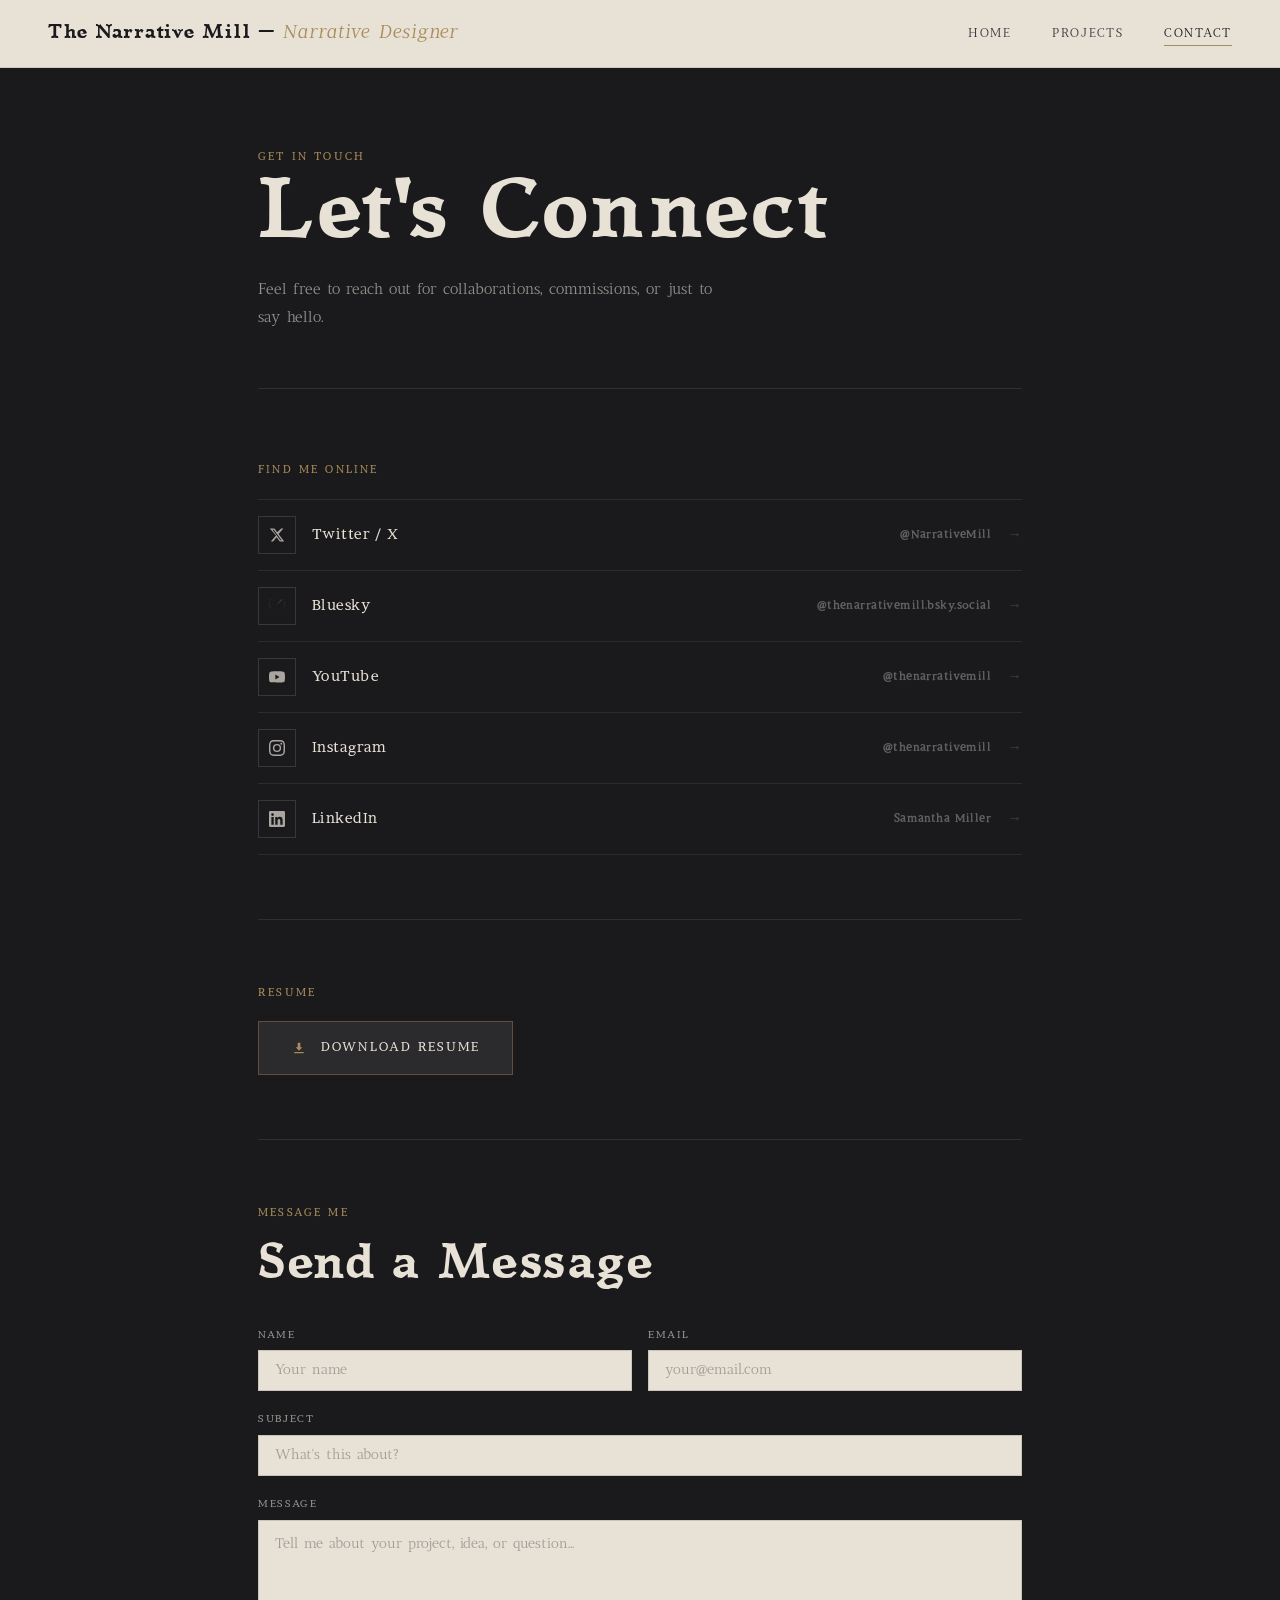
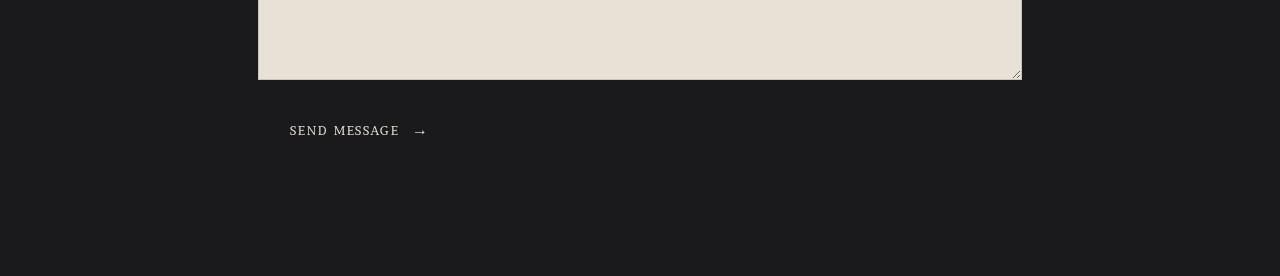
<file: contact.html>
<!DOCTYPE html>
<html lang="en">
<head>
  <meta charset="UTF-8" />
  <meta name="viewport" content="width=device-width, initial-scale=1.0" />
  <title>Contact – The Narrative Mill</title>
  <link rel="stylesheet" href="CSS/style.css" />
  <style>
	  
	body {
  background: var(--ink);
}

    /* ─── Page Shell ─────────────────────────────────── */
    .contact-page {
      max-width: 860px;
      margin: 0 auto;
      padding: 80px 48px 120px;
      background: var(--ink);
      color: var(--cream);
    }

    /* ─── Hero ───────────────────────────────────────── */
    .contact-hero {
      margin-bottom: 72px;
      border-bottom: 1px solid rgba(232,225,214,.1);
      padding-bottom: 56px;
    }
    .contact-hero .eyebrow {
      font-family: var(--font-body);
      font-size: .68rem;
      font-weight: 600;
      letter-spacing: .2em;
      text-transform: uppercase;
      color: var(--gold);
      margin-bottom: 14px;
    }
    .contact-hero h1 {
      font-family: var(--font-display);
      font-size: clamp(2.8rem, 6vw, 5rem);
      font-weight: bold;
      line-height: 1;
      letter-spacing: .02em;
      color: var(--cream);
    }
    .contact-hero p {
      margin-top: 20px;
      font-size: .95rem;
      line-height: 1.85;
      color: rgba(232,225,214,.6);
      max-width: 480px;
    }

    /* ─── Section Labels ─────────────────────────────── */
    .section-label {
      font-family: var(--font-body);
      font-size: .68rem;
      font-weight: 600;
      letter-spacing: .2em;
      text-transform: uppercase;
      color: var(--gold);
      margin-bottom: 20px;
    }

    /* ─── Social Links ───────────────────────────────── */
    .social-section {
      margin-bottom: 64px;
      padding-bottom: 64px;
      border-bottom: 1px solid rgba(232,225,214,.1);
    }

    .social-links {
      display: flex;
      flex-direction: column;
    }

    .social-link {
      display: flex;
      align-items: center;
      gap: 16px;
      padding: 16px 0;
      border-bottom: 1px solid rgba(232,225,214,.08);
      color: rgba(232,225,214,.7);
      text-decoration: none;
      font-family: var(--font-body);
      font-size: .9rem;
      letter-spacing: .03em;
      transition: color .25s, gap .25s;
    }
    .social-link:first-child {
      border-top: 1px solid rgba(232,225,214,.08);
    }
    .social-link:hover {
      color: var(--cream);
      gap: 20px;
    }
    .social-link:hover .social-icon {
      border-color: var(--gold);
      background: rgba(168,140,90,.08);
    }
    .social-link:hover .social-arrow {
      color: var(--gold);
    }

    .social-icon {
      width: 38px;
      height: 38px;
      border: 1px solid rgba(232,225,214,.15);
      display: flex;
      align-items: center;
      justify-content: center;
      flex-shrink: 0;
      transition: border-color .25s, background .25s;
    }
    .social-icon svg {
      width: 16px;
      height: 16px;
      fill: currentColor;
    }
    .social-name {
      flex: 1;
      font-weight: 600;
      color: var(--cream);
    }
    .social-handle {
      font-size: .78rem;
      color: rgba(232,225,214,.35);
      font-family: var(--font-rounded);
    }
    .social-arrow {
      font-size: .9rem;
      color: rgba(232,225,214,.2);
      transition: color .25s;
    }

    /* ─── Resume ─────────────────────────────────────── */
    .resume-section {
      margin-bottom: 64px;
      padding-bottom: 64px;
      border-bottom: 1px solid rgba(232,225,214,.1);
    }

    .resume-download {
      display: inline-flex;
      align-items: center;
      gap: 14px;
      padding: 16px 32px;
      background: rgba(232,225,214,.08);
      border: 1px solid rgba(168,140,90,.4);
      color: var(--cream);
      text-decoration: none;
      font-family: var(--font-body);
      font-size: .78rem;
      font-weight: 600;
      letter-spacing: .14em;
      text-transform: uppercase;
      transition: background .25s, border-color .25s, gap .25s;
    }
    .resume-download:hover {
      background: rgba(168,140,90,.12);
      border-color: var(--gold);
      gap: 20px;
    }
    .resume-download svg {
      width: 16px;
      height: 16px;
      fill: var(--gold);
      flex-shrink: 0;
    }

    /* ─── Contact Form ───────────────────────────────── */
    .form-header {
      margin-bottom: 36px;
    }
    .form-header h2 {
      font-family: var(--font-display);
      font-size: clamp(1.8rem, 3.5vw, 2.8rem);
      font-weight: bold;
      line-height: 1.1;
      letter-spacing: .02em;
      color: var(--cream);
      margin-top: 10px;
    }

    .contact-form {
      display: flex;
      flex-direction: column;
      gap: 20px;
    }

    .form-row {
      display: grid;
      grid-template-columns: 1fr 1fr;
      gap: 16px;
    }

    .field {
      display: flex;
      flex-direction: column;
      gap: 7px;
    }
    .field label {
      font-family: var(--font-body);
      font-size: .65rem;
      font-weight: 600;
      letter-spacing: .16em;
      text-transform: uppercase;
      color: rgba(232,225,214,.6);
    }
    .field input,
    .field textarea {
      font-family: var(--font-body);
      font-size: .88rem;
      color: var(--ink);
      background: var(--cream);
      border: 1px solid rgba(26,26,29,.15);
      padding: 12px 16px;
      outline: none;
      transition: border-color .25s;
      width: 100%;
    }
    .field input::placeholder,
    .field textarea::placeholder {
      color: rgba(26,26,29,.35);
    }
    .field input:focus,
    .field textarea:focus {
      border-color: var(--gold);
    }
    .field textarea {
      resize: vertical;
      min-height: 160px;
      line-height: 1.7;
    }

    .form-submit {
      display: inline-flex;
      align-items: center;
      gap: 12px;
      margin-top: 8px;
      padding: 15px 32px;
      background: var(--ink);
      color: var(--cream);
      border: none;
      font-family: var(--font-body);
      font-size: .75rem;
      font-weight: 600;
      letter-spacing: .16em;
      text-transform: uppercase;
      cursor: pointer;
      transition: background .25s, gap .25s;
      align-self: flex-start;
    }
    .form-submit::after {
      content: '→';
      font-size: 1rem;
      transition: transform .25s;
    }
    .form-submit:hover {
      background: var(--muted);
      gap: 18px;
    }
    .form-submit:hover::after {
      transform: translateX(4px);
    }

  </style>
</head>
<body>

  <!-- ─── Navigation ──────────────────────────────── -->
  <header>
    <div class="nav-brand">The Narrative Mill &mdash; <span>Narrative Designer</span></div>
    <nav>
      <a href="index.html">Home</a>
      <a href="projects.html">Projects</a>
      <a href="contact.html" class="active">Contact</a>
    </nav>
  </header>

  <main>
    <div class="contact-page">

      <!-- ── Hero ───────────────────────────────────── -->
      <div class="contact-hero">
        <div class="eyebrow">Get in touch</div>
        <h1>Let's Connect</h1>
        <p>Feel free to reach out for collaborations, commissions, or just to say hello.</p>
      </div>

      <!-- ── Social Links ────────────────────────────── -->
      <div class="social-section">
        <div class="section-label">Find me online</div>
        <div class="social-links">

          <a href="https://x.com/NarrativeMill" target="_blank" class="social-link">
            <div class="social-icon">
              <svg viewBox="0 0 24 24" xmlns="http://www.w3.org/2000/svg">
                <path d="M18.244 2.25h3.308l-7.227 8.26 8.502 11.24H16.17l-4.714-6.231-5.401 6.231H2.746l7.73-8.835L1.254 2.25H8.08l4.258 5.63 5.905-5.63zm-1.161 17.52h1.833L7.084 4.126H5.117z"/>
              </svg>
            </div>
            <span class="social-name">Twitter / X</span>
            <span class="social-handle">@NarrativeMill</span>
            <span class="social-arrow">→</span>
          </a>

          <a href="https://bsky.app/profile/thenarrativemill.bsky.social" target="_blank" class="social-link">
            <div class="social-icon">
              <svg viewBox="0 0 24 24" xmlns="http://www.w3.org/2000/svg">
                <path d="M12 10.8c-1.087-2.114-4.046-6.053-6.798-7.995C2.566.944 1.561 1.266.902 1.565.139 1.908 0 3.08 0 3.768c0 .69.378 5.65.505 6.5.898 6.07 6.456 7.51 11.495 6.986-.047.011-.095.021-.142.034-5.04.523-10.598-.916-11.496-6.986C.235 9.418-.143 4.458-.143 3.768c0-.69.139-1.86.902-2.203.659-.299 1.664-.621 4.3 1.24C7.954 4.747 10.913 8.686 12 10.8zm0 0c1.087-2.114 4.046-6.053 6.798-7.995 2.636-1.861 3.641-1.539 4.3-1.24.763.343.902 1.513.902 2.203 0 .69-.378 5.65-.505 6.5-.898 6.07-6.456 7.51-11.495 6.986.047.011.095.021.142.034 5.04.523 10.598-.916 11.496-6.986.127-.85.505-5.81.505-6.5 0-.69-.139-1.86-.902-2.203-.659-.299-1.664-.621-4.3 1.24C16.046 4.747 13.087 8.686 12 10.8z"/>
              </svg>
            </div>
            <span class="social-name">Bluesky</span>
            <span class="social-handle">@thenarrativemill.bsky.social</span>
            <span class="social-arrow">→</span>
          </a>

          <a href="https://www.youtube.com/@thenarrativemill" target="_blank" class="social-link">
            <div class="social-icon">
              <svg viewBox="0 0 24 24" xmlns="http://www.w3.org/2000/svg">
                <path d="M23.498 6.186a3.016 3.016 0 0 0-2.122-2.136C19.505 3.545 12 3.545 12 3.545s-7.505 0-9.377.505A3.017 3.017 0 0 0 .502 6.186C0 8.07 0 12 0 12s0 3.93.502 5.814a3.016 3.016 0 0 0 2.122 2.136c1.871.505 9.376.505 9.376.505s7.505 0 9.377-.505a3.015 3.015 0 0 0 2.122-2.136C24 15.93 24 12 24 12s0-3.93-.502-5.814zM9.545 15.568V8.432L15.818 12l-6.273 3.568z"/>
              </svg>
            </div>
            <span class="social-name">YouTube</span>
            <span class="social-handle">@thenarrativemill</span>
            <span class="social-arrow">→</span>
          </a>

          <a href="https://www.instagram.com/thenarrativemill/" target="_blank" class="social-link">
            <div class="social-icon">
              <svg viewBox="0 0 24 24" xmlns="http://www.w3.org/2000/svg">
                <path d="M12 2.163c3.204 0 3.584.012 4.85.07 3.252.148 4.771 1.691 4.919 4.919.058 1.265.069 1.645.069 4.849 0 3.205-.012 3.584-.069 4.849-.149 3.225-1.664 4.771-4.919 4.919-1.266.058-1.644.07-4.85.07-3.204 0-3.584-.012-4.849-.07-3.26-.149-4.771-1.699-4.919-4.92-.058-1.265-.07-1.644-.07-4.849 0-3.204.013-3.583.07-4.849.149-3.227 1.664-4.771 4.919-4.919 1.266-.057 1.645-.069 4.849-.069zM12 0C8.741 0 8.333.014 7.053.072 2.695.272.273 2.69.073 7.052.014 8.333 0 8.741 0 12c0 3.259.014 3.668.072 4.948.2 4.358 2.618 6.78 6.98 6.98C8.333 23.986 8.741 24 12 24c3.259 0 3.668-.014 4.948-.072 4.354-.2 6.782-2.618 6.979-6.98.059-1.28.073-1.689.073-4.948 0-3.259-.014-3.667-.072-4.947-.196-4.354-2.617-6.78-6.979-6.98C15.668.014 15.259 0 12 0zm0 5.838a6.162 6.162 0 1 0 0 12.324 6.162 6.162 0 0 0 0-12.324zM12 16a4 4 0 1 1 0-8 4 4 0 0 1 0 8zm6.406-11.845a1.44 1.44 0 1 0 0 2.881 1.44 1.44 0 0 0 0-2.881z"/>
              </svg>
            </div>
            <span class="social-name">Instagram</span>
            <span class="social-handle">@thenarrativemill</span>
            <span class="social-arrow">→</span>
          </a>

          <a href="https://www.linkedin.com/in/samantha-miller-82390b275/" target="_blank" class="social-link">
            <div class="social-icon">
              <svg viewBox="0 0 24 24" xmlns="http://www.w3.org/2000/svg">
                <path d="M20.447 20.452h-3.554v-5.569c0-1.328-.027-3.037-1.852-3.037-1.853 0-2.136 1.445-2.136 2.939v5.667H9.351V9h3.414v1.561h.046c.477-.9 1.637-1.85 3.37-1.85 3.601 0 4.267 2.37 4.267 5.455v6.286zM5.337 7.433a2.062 2.062 0 0 1-2.063-2.065 2.064 2.064 0 1 1 2.063 2.065zm1.782 13.019H3.555V9h3.564v11.452zM22.225 0H1.771C.792 0 0 .774 0 1.729v20.542C0 23.227.792 24 1.771 24h20.451C23.2 24 24 23.227 24 22.271V1.729C24 .774 23.2 0 22.222 0h.003z"/>
              </svg>
            </div>
            <span class="social-name">LinkedIn</span>
            <span class="social-handle">Samantha Miller</span>
            <span class="social-arrow">→</span>
          </a>

        </div>
      </div>

      <!-- ── Resume ──────────────────────────────────── -->
      <div class="resume-section">
        <div class="section-label">Resume</div>
        <a href="Files/samanthaMiller_resume.05.26.pdf" download class="resume-download">
          <svg viewBox="0 0 24 24" xmlns="http://www.w3.org/2000/svg">
            <path d="M12 16l-5-5h3V4h4v7h3l-5 5zm-7 4v-2h14v2H5z"/>
          </svg>
          Download Resume
        </a>
      </div>

      <!-- ── Contact Form ────────────────────────────── -->
      <div class="contact-form-section">
        <div class="form-header">
          <div class="section-label">Message me</div>
          <h2>Send a Message</h2>
        </div>

        <!--
          NOTE: This form is visual only. To make it send emails,
          you can connect it to a service like Formspree, Netlify Forms,
          or a backend script. Ask when you're ready for that step.
        -->
        <div class="contact-form">

          <div class="form-row">
            <div class="field">
              <label for="name">Name</label>
              <input type="text" id="name" name="name" placeholder="Your name" />
            </div>
            <div class="field">
              <label for="email">Email</label>
              <input type="email" id="email" name="email" placeholder="your@email.com" />
            </div>
          </div>

          <div class="field">
            <label for="subject">Subject</label>
            <input type="text" id="subject" name="subject" placeholder="What's this about?" />
          </div>

          <div class="field">
            <label for="message">Message</label>
            <textarea id="message" name="message" placeholder="Tell me about your project, idea, or question..."></textarea>
          </div>

          <button type="button" class="form-submit">Send Message</button>

        </div>
      </div>

    </div>
  </main>

</body>
</html>
</file>
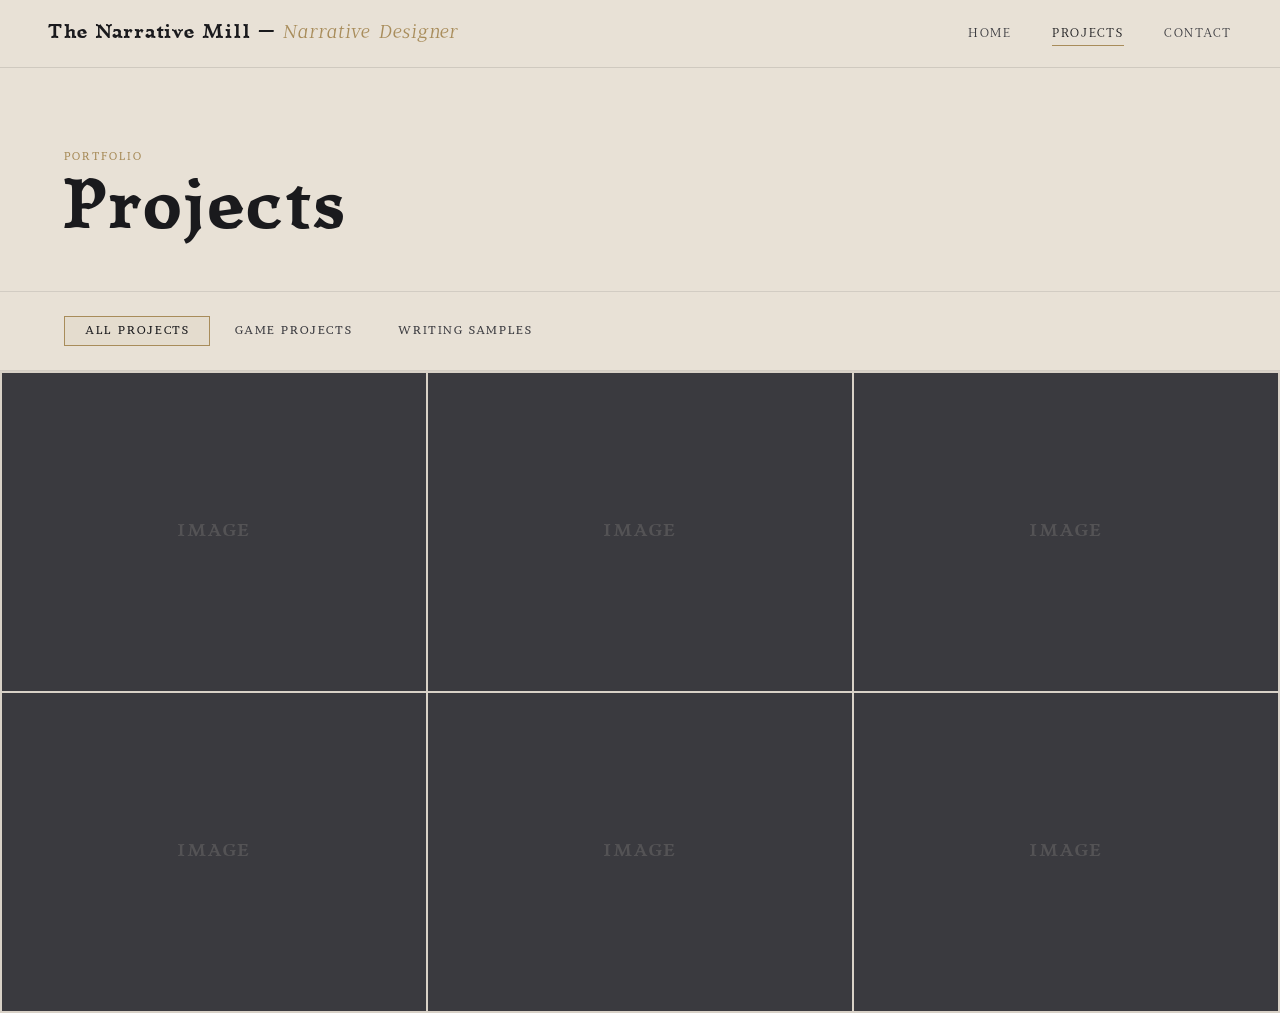
<file: projects.html>
<!DOCTYPE html>
<html lang="en">
<head>
  <meta charset="UTF-8" />
  <meta name="viewport" content="width=device-width, initial-scale=1.0" />
  <title>Narrative Mill - Projects</title>
  <link rel="stylesheet" href="CSS/style.css" />
  <style>
    /* ─── Projects Page ──────────────────────────────── */
    .page-hero {
      padding: 80px 64px 48px;
      border-bottom: 1px solid rgba(26,26,29,.1);
    }
    .page-hero .eyebrow {
      font-family: var(--font-body);
      font-size: .68rem;
      font-weight: 600;
      letter-spacing: .2em;
      text-transform: uppercase;
      color: var(--gold);
      margin-bottom: 14px;
    }
    .page-hero h1 {
      font-family: var(--font-display);
      font-size: clamp(2.4rem, 5vw, 4rem);
      font-weight: bold;
      line-height: 1;
      letter-spacing: .02em;
      color: var(--ink);
    }

    /* ─── Filter Bar ─────────────────────────────────── */
    .filter-bar {
      display: flex;
      align-items: center;
      gap: 4px;
      padding: 24px 64px;
      border-bottom: 1px solid rgba(26,26,29,.1);
      background: var(--cream);
    }

    .filter-btn {
      font-family: var(--font-body);
      font-size: .72rem;
      font-weight: 600;
      letter-spacing: .14em;
      text-transform: uppercase;
      color: var(--muted);
      background: none;
      border: 1px solid transparent;
      padding: 8px 20px;
      cursor: pointer;
      transition: color .2s, border-color .2s, background .2s;
    }
    .filter-btn:hover {
      color: var(--ink);
      border-color: rgba(26,26,29,.15);
    }
    .filter-btn.active {
      color: var(--ink);
      border-color: var(--gold);
      background: rgba(168,140,90,.06);
    }

    /* hide cards that don't match the filter */
    .project-card.hidden {
      display: none;
    }

    /* ─── Grid ───────────────────────────────────────── */
    .projects-grid {
      display: grid;
      grid-template-columns: repeat(3, 1fr);
      gap: 2px;
      background: rgba(26,26,29,.08);
      padding: 2px;
    }

    /* ─── Card ───────────────────────────────────────── */
    .project-card {
      position: relative;
      aspect-ratio: 4 / 3;
      overflow: hidden;
      background: var(--muted);
      cursor: pointer;
      display: block;
      text-decoration: none;
    }

    /* thumbnail image */
    .project-card img {
      width: 100%;
      height: 100%;
      object-fit: cover;
      display: block;
      transition: transform .5s ease;
    }

    /* placeholder when no image yet */
    .card-placeholder {
      width: 100%;
      height: 100%;
      display: flex;
      align-items: center;
      justify-content: center;
      background: var(--muted);
      transition: transform .5s ease;
    }
    .card-placeholder-icon {
      font-family: var(--font-display);
      font-size: 1rem;
      letter-spacing: .1em;
      color: rgba(232,225,214,.15);
      text-transform: uppercase;
      font-weight: bold;
    }

    /* dark overlay */
    .card-overlay {
      position: absolute;
      inset: 0;
      background: rgba(26,26,29,.72);
      display: flex;
      flex-direction: column;
      align-items: center;
      justify-content: center;
      gap: 8px;
      opacity: 0;
      transition: opacity .35s ease;
      padding: 24px;
    }

    .card-overlay .card-title {
      font-family: var(--font-display);
      font-size: clamp(1.1rem, 2vw, 1.6rem);
      font-weight: bold;
      color: var(--cream);
      letter-spacing: .04em;
      text-align: center;
      line-height: 1.2;
    }
    .card-overlay .card-date {
      font-family: var(--font-body);
      font-size: .72rem;
      font-weight: 600;
      letter-spacing: .18em;
      text-transform: uppercase;
      color: var(--gold);
    }

    /* gold accent line */
    .card-overlay .card-rule {
      width: 32px;
      height: 1px;
      background: var(--gold);
      margin: 4px 0;
    }

    /* hover states */
    .project-card:hover .card-overlay {
      opacity: 1;
    }
    .project-card:hover img,
    .project-card:hover .card-placeholder {
      transform: scale(1.05);
    }
  </style>
</head>
<body>

  <!-- ─── Navigation ──────────────────────────────── -->
  <header>
    <div class="nav-brand">The Narrative Mill &mdash; <span>Narrative Designer</span></div>
    <nav>
      <a href="index.html">Home</a>
      <a href="projects.html" class="active">Projects</a>
      <a href="contact.html">Contact</a>
    </nav>
  </header>

  <!-- ─── Page Hero ───────────────────────────────── -->
  <div class="page-hero">
    <div class="eyebrow">Portfolio</div>
    <h1>Projects</h1>
  </div>

  <!-- ─── Filter Bar ──────────────────────────────── -->
  <div class="filter-bar">
    <button class="filter-btn active" data-filter="all">All Projects</button>
    <button class="filter-btn" data-filter="game">Game Projects</button>
    <button class="filter-btn" data-filter="writing">Writing Samples</button>
  </div>

  <!-- ─── Projects Grid ───────────────────────────── -->
  <main>
    <div class="projects-grid">

      <!--
        HOW TO ADD A PROJECT CARD:
        1. Copy one <a class="project-card"> block below
        2. Set href to the project's page, e.g. href="project-title.html"
        3. Replace <div class="card-placeholder"> with:
           <img src="images/your-thumbnail.jpg" alt="Project Title" />
        4. Update the title and date in .card-overlay
      -->

      <a href="project-dough-or-die.html" class="project-card" data-category="game">
        <div class="card-placeholder">
          <div class="card-placeholder-icon">Image</div>
        </div>
        <div class="card-overlay">
          <div class="card-title">Dough Or Die</div>
          <div class="card-rule"></div>
          <div class="card-date">2024</div>
        </div>
      </a>

      <a href="project-the-oracle.html" class="project-card" data-category="game">
        <div class="card-placeholder">
          <div class="card-placeholder-icon">Image</div>
        </div>
        <div class="card-overlay">
          <div class="card-title">The Oracle</div>
          <div class="card-rule"></div>
          <div class="card-date">2024</div>
        </div>
      </a>

      <a href="project-eternal-purge.html" class="project-card" data-category="game">
        <div class="card-placeholder">
          <div class="card-placeholder-icon">Image</div>
        </div>
        <div class="card-overlay">
          <div class="card-title">Eternal Purge</div>
          <div class="card-rule"></div>
          <div class="card-date">2024</div>
        </div>
      </a>

      <a href="#" class="project-card" data-category="game">
        <div class="card-placeholder">
          <div class="card-placeholder-icon">Image</div>
        </div>
        <div class="card-overlay">
          <div class="card-title">Project Title</div>
          <div class="card-rule"></div>
          <div class="card-date">2023</div>
        </div>
      </a>

      <a href="#" class="project-card" data-category="writing">
        <div class="card-placeholder">
          <div class="card-placeholder-icon">Image</div>
        </div>
        <div class="card-overlay">
          <div class="card-title">Project Title</div>
          <div class="card-rule"></div>
          <div class="card-date">2023</div>
        </div>
      </a>

      <a href="#" class="project-card" data-category="writing">
        <div class="card-placeholder">
          <div class="card-placeholder-icon">Image</div>
        </div>
        <div class="card-overlay">
          <div class="card-title">Project Title</div>
          <div class="card-rule"></div>
          <div class="card-date">2023</div>
        </div>
      </a>

    </div>
  </main>

  <script>
    const filterBtns = document.querySelectorAll('.filter-btn');
    const cards = document.querySelectorAll('.project-card');

    filterBtns.forEach(btn => {
      btn.addEventListener('click', () => {

        // update active button
        filterBtns.forEach(b => b.classList.remove('active'));
        btn.classList.add('active');

        const filter = btn.dataset.filter;

        cards.forEach(card => {
          const category = card.dataset.category;
          if (filter === 'all' || category === filter) {
            card.classList.remove('hidden');
          } else {
            card.classList.add('hidden');
          }
        });
      });
    });
  </script>

</body>
</html>
</file>
<file: CSS/style.css>
/* ─── Local Fonts ────────────────────────────────── */
@font-face {
  font-family: 'Killam';
  src: url('../Fonts/Killam-Bold.ttf') format('truetype');
  font-weight: bold;
  font-style: normal;
}

@font-face {
  font-family: 'Tess';
  src: url('../Fonts/Tess.otf') format('opentype');
  font-weight: normal;
  font-style: normal;
}

@font-face {
  font-family: 'Tess';
  src: url('../Fonts/Tess-Demi.otf') format('opentype');
  font-weight: 600;
  font-style: normal;
}

@font-face {
  font-family: 'Tess';
  src: url('../Fonts/Tess-Italic.otf') format('opentype');
  font-weight: normal;
  font-style: italic;
}

@font-face {
  font-family: 'Tess-Rounded';
  src: url('../Fonts/Tess-Rounded.otf') format('opentype');
  font-weight: normal;
  font-style: normal;
}

/* ─── CSS Variables ──────────────────────────────── */
:root {
  --ink:        #1A1A1D;
  --cream:      #E8E1D6;
  --gold:       #A88C5A;
  --muted:      #3A3A3F;
  --slate:      #5C6F7A;
  --rust:       #7A4A4A;

  --nav-h:      68px;
  --font-display: 'Killam', serif;
  --font-body:    'Tess', sans-serif;
  --font-rounded: 'Tess-Rounded', sans-serif;
}

/* ─── Reset ──────────────────────────────────────── */
*, *::before, *::after { box-sizing: border-box; margin: 0; padding: 0; }
html { scroll-behavior: smooth; }
body {
  background: var(--cream);
  color: var(--ink);
  font-family: var(--font-body);
  font-weight: 300;
  line-height: 1.6;
  -webkit-font-smoothing: antialiased;
}
a { text-decoration: none; color: inherit; }
img { display: block; width: 100%; height: 100%; object-fit: cover; }

/* ─── Navigation ─────────────────────────────────── */
header {
  position: sticky;
  top: 0;
  z-index: 100;
  height: var(--nav-h);
  background: var(--cream);
  border-bottom: 1px solid rgba(26,26,29,.12);
  display: flex;
  align-items: center;
  justify-content: space-between;
  padding: 0 48px;
}

.nav-brand {
  font-family: var(--font-display);
  font-size: 1.15rem;
  font-weight: 400;
  letter-spacing: .04em;
  color: var(--ink);
}
.nav-brand span {
  color: var(--gold);
  font-style: italic;
  font-family: var(--font-body);
}

nav {
  display: flex;
  gap: 40px;
  align-items: center;
}
nav a {
  font-family: var(--font-body);
  font-size: .78rem;
  font-weight: 500;
  letter-spacing: .14em;
  text-transform: uppercase;
  color: var(--muted);
  position: relative;
  transition: color .25s;
}
nav a::after {
  content: '';
  position: absolute;
  bottom: -3px;
  left: 0;
  width: 0;
  height: 1px;
  background: var(--gold);
  transition: width .3s ease;
}
nav a:hover { color: var(--ink); }
nav a:hover::after { width: 100%; }
nav a.active { color: var(--ink); }
nav a.active::after { width: 100%; }

/* ─── Section Label ──────────────────────────────── */
.section-eyebrow {
  font-family: var(--font-body);
  font-size: .68rem;
  font-weight: 500;
  letter-spacing: .2em;
  text-transform: uppercase;
  color: var(--gold);
}

/* ─── Project 1 — Full-width stacked ────────────── */
#project-1 {
  display: grid;
  grid-template-rows: 520px auto;
}

.p1-visual {
  background: var(--muted);
  position: relative;
  overflow: hidden;
  display: flex;
  align-items: center;
  justify-content: center;
}
.p1-visual::before {
  content: '';
  position: absolute;
  inset: 0;
  background: linear-gradient(160deg, rgba(168,140,90,.08) 0%, transparent 60%);
  pointer-events: none;
}

.project-placeholder {
  display: flex;
  flex-direction: column;
  align-items: center;
  justify-content: center;
  gap: 10px;
  color: rgba(232,225,214,.18);
  pointer-events: none;
  user-select: none;
}
.project-placeholder .ph-title {
  font-family: var(--font-display);
  font-size: clamp(2rem, 5vw, 3.8rem);
  font-weight: 300;
  letter-spacing: .06em;
  color: rgba(232,225,214,.22);
}
.project-placeholder .ph-label {
  font-size: .72rem;
  letter-spacing: .18em;
  text-transform: uppercase;
}

/* hover lift on project visuals */
.project-visual-wrap {
  overflow: hidden;
}
.project-visual-wrap img,
.project-visual-inner {
  transition: transform .55s ease;
}
.project-visual-wrap:hover .project-visual-inner {
  transform: scale(1.03);
}

.p1-info {
  background: var(--ink);
  color: var(--cream);
  padding: 56px 80px;
  display: grid;
  grid-template-columns: 1fr 1fr 1fr;
  gap: 48px;
  align-items: start;
}
.p1-info .info-headline {
  grid-column: 1 / 2;
}
.p1-info .info-body {
  grid-column: 2 / 4;
}

.info-headline h2 {
  font-family: var(--font-display);
  font-size: clamp(2rem, 3.5vw, 3rem);
  font-weight: 300;
  line-height: 1.1;
  letter-spacing: .02em;
  color: var(--cream);
  margin-top: 12px;
}
.info-headline .project-num {
  font-size: .68rem;
  letter-spacing: .2em;
  text-transform: uppercase;
  color: var(--gold);
  font-family: var(--font-body);
  font-weight: 500;
}

.info-body p {
  font-size: .92rem;
  line-height: 1.85;
  color: rgba(232,225,214,.7);
  max-width: 560px;
}
.info-body .view-link {
  display: inline-flex;
  align-items: center;
  gap: 10px;
  margin-top: 28px;
  font-size: .75rem;
  font-weight: 500;
  letter-spacing: .16em;
  text-transform: uppercase;
  color: var(--gold);
  transition: gap .25s;
}
.info-body .view-link::after {
  content: '→';
  font-size: 1rem;
  transition: transform .25s;
}
.info-body .view-link:hover { gap: 16px; }
.info-body .view-link:hover::after { transform: translateX(4px); }

/* ─── Projects 2 & 3 — Split 50/50 ──────────────── */
.project-split {
  display: grid;
  grid-template-columns: 1fr 1fr;
  min-height: 480px;
}

/* Project 2: image left, info right */
.p2-visual {
  background: var(--muted);
  min-height: 480px;
  position: relative;
  overflow: hidden;
}
.p2-visual .project-visual-inner {
  width: 100%;
  height: 100%;
  min-height: 480px;
  background: var(--muted);
  display: flex;
  align-items: center;
  justify-content: center;
}

.p2-info {
  background: #fff;
  border: 1px solid rgba(26,26,29,.1);
  padding: 56px 64px;
  display: flex;
  flex-direction: column;
  justify-content: center;
}

/* Project 3: info left, image right */
.p3-info {
  background: #fff;
  border: 1px solid rgba(26,26,29,.1);
  padding: 56px 64px;
  display: flex;
  flex-direction: column;
  justify-content: center;
  order: 1;
}
.p3-visual {
  background: var(--muted);
  min-height: 480px;
  position: relative;
  overflow: hidden;
  order: 2;
}
.p3-visual .project-visual-inner {
  width: 100%;
  height: 100%;
  min-height: 480px;
  background: var(--muted);
  display: flex;
  align-items: center;
  justify-content: center;
}

/* shared split-panel info styles */
.split-info h2 {
  font-family: var(--font-display);
  font-size: clamp(1.8rem, 2.8vw, 2.6rem);
  font-weight: 300;
  line-height: 1.1;
  letter-spacing: .02em;
  color: var(--ink);
  margin-top: 10px;
  margin-bottom: 20px;
}
.split-info p {
  font-size: .9rem;
  line-height: 1.85;
  color: var(--muted);
  max-width: 400px;
}
.split-info .project-num {
  font-size: .66rem;
  letter-spacing: .2em;
  text-transform: uppercase;
  color: var(--gold);
  font-family: var(--font-body);
  font-weight: 500;
}
.split-info .tag-row {
  display: flex;
  flex-wrap: wrap;
  gap: 8px;
  margin-top: 28px;
}
.tag {
  font-family: var(--font-rounded);
  font-size: .65rem;
  font-weight: normal;
  letter-spacing: .12em;
  text-transform: uppercase;
  padding: 5px 12px;
  border: 1px solid;
}
.tag-slate  { border-color: var(--slate);  color: var(--slate); }
.tag-rust   { border-color: var(--rust);   color: var(--rust);  }
.tag-gold   { border-color: var(--gold);   color: var(--gold);  }
.tag-ink    { border-color: var(--muted);  color: var(--muted); }

.split-info .view-link {
  display: inline-flex;
  align-items: center;
  gap: 10px;
  margin-top: 32px;
  font-size: .72rem;
  font-weight: 500;
  letter-spacing: .16em;
  text-transform: uppercase;
  color: var(--ink);
  transition: gap .25s;
}
.split-info .view-link::after {
  content: '→';
  font-size: 1rem;
  transition: transform .25s;
}
.split-info .view-link:hover { gap: 16px; }
.split-info .view-link:hover::after { transform: translateX(4px); }

/* Hover scale for split visuals */
.p2-visual:hover .project-visual-inner,
.p3-visual:hover .project-visual-inner {
  transform: scale(1.03);
}
.p2-visual .project-visual-inner,
.p3-visual .project-visual-inner {
  transition: transform .55s ease;
}

/* ─── Decorative divider ─────────────────────────── */
.gold-rule {
  height: 2px;
  background: linear-gradient(90deg, var(--gold) 0%, transparent 100%);
  width: 60px;
  margin: 16px 0 24px;
}
.gold-rule-right {
  height: 2px;
  background: linear-gradient(90deg, transparent 0%, var(--gold) 100%);
  width: 60px;
  margin: 16px 0 24px;
  align-self: flex-start;
}

/* ─── Page-load fade ─────────────────────────────── */
@keyframes fadeUp {
  from { opacity: 0; transform: translateY(20px); }
  to   { opacity: 1; transform: translateY(0); }
}
.p1-visual       { animation: fadeUp .7s ease both; }
.p1-info         { animation: fadeUp .7s .15s ease both; }
.project-split   { animation: fadeUp .7s .25s ease both; }
</file>
